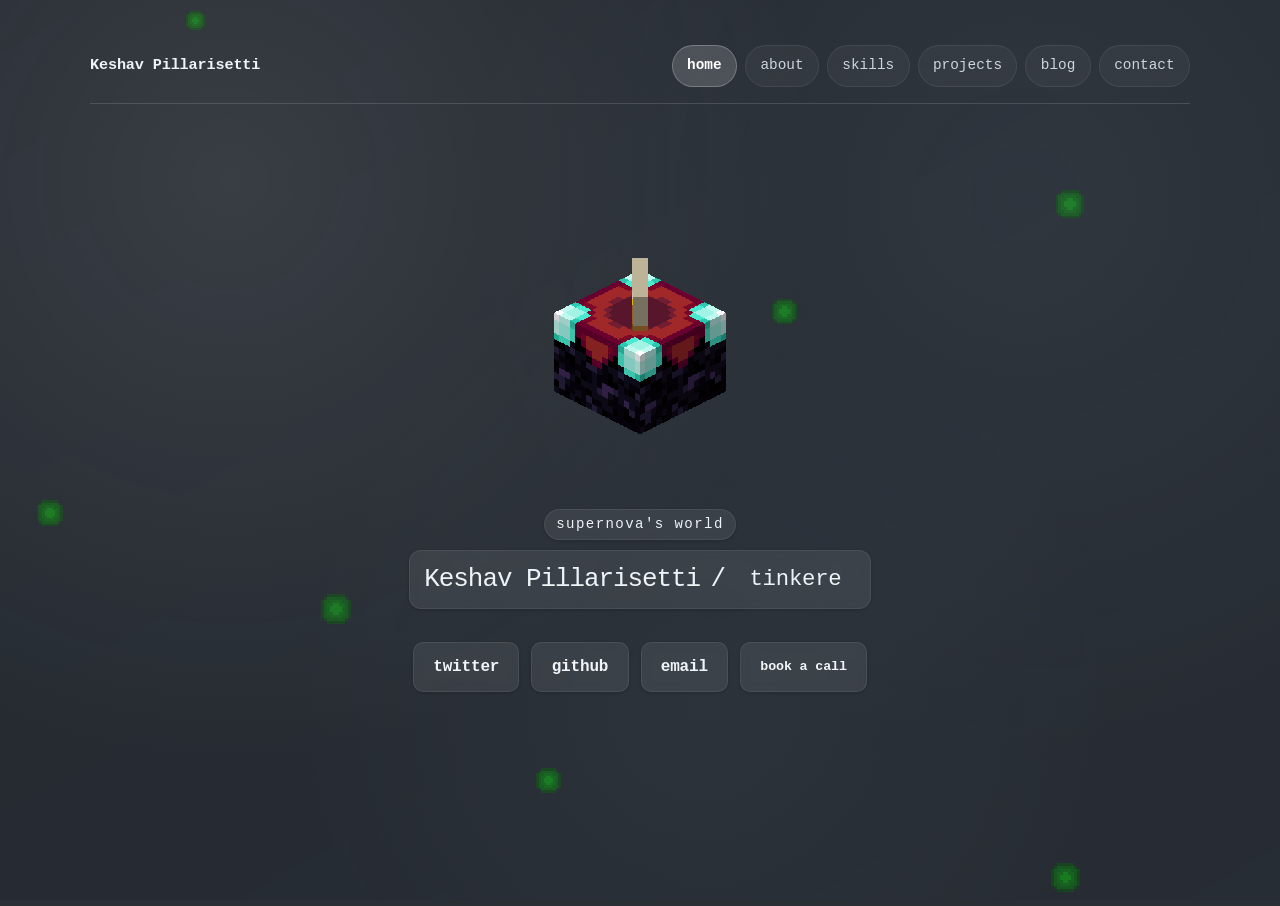
<file: index.html>
﻿<!DOCTYPE html>
<html lang="en" data-theme="dark">
<head>
  <meta charset="UTF-8">
  <meta name="viewport" content="width=device-width, initial-scale=1.0">
  <title>Keshav Pillarisetti</title>
  <meta name="description" content="Supernova's world - Keshav Pillarisetti, builder and developer." />
  <base href="./">
  <link rel="stylesheet" href="styles.css">
</head>
<body class="home">
  <div class="bg-canvas-wrap" aria-hidden="true">
    <canvas id="pixelCanvas"></canvas>
    <div class="bg-gradient"></div>
  </div>

  <div class="page-shell">
    <header class="topbar">
      <a class="top-name" href="./" aria-label="Keshav Pillarisetti home">Keshav Pillarisetti</a>
      <button
        class="nav-menu-toggle"
        id="navMenuToggle"
        type="button"
        aria-label="toggle navigation"
        aria-controls="topNavLinks"
        aria-expanded="false"
      >
        &#9776;
      </button>
      <nav class="nav-links" id="topNavLinks">
        <a href="./" aria-current="page">home</a>
        <a href="about/">about</a>
        <a href="skills/">skills</a>
        <a href="projects/">projects</a>
        <a href="blog/">blog</a>
        <a href="contact/">contact</a>
      </nav>
    </header>

    <main class="hero-full">
      <div class="hero-icosa" id="heroIcosa" aria-hidden="true"></div>
      <p class="eyebrow text-glass text-glass-eyebrow">supernova's world</p>
      <h1 class="hero-line text-glass text-glass-hero">
        <span class="hero-name">Keshav Pillarisetti</span>
        <span class="divider">/</span>
        <span id="typewriter"></span>
      </h1>

      <div class="cta-row">
        <a class="cta" href="https://x.com/_keshavp" target="_blank" rel="noreferrer">twitter</a>
        <a class="cta" href="https://github.com/CodingGenius0001" target="_blank" rel="noreferrer">github</a>
        <a class="cta" href="mailto:pkeshav.business@gmail.com">email</a>
        <button class="cta primary" id="bookCallBtn" type="button">book a call</button>
      </div>
    </main>
  </div>

  <div id="cal-modal" class="cal-modal" hidden>
    <div class="cal-modal-backdrop"></div>
    <div class="cal-modal-panel" role="dialog" aria-modal="true" aria-labelledby="cal-title">
      <div class="cal-modal-header">
        <h2 id="cal-title">Book a call</h2>
        <button class="cal-close" type="button" aria-label="Close scheduler">×</button>
      </div>
      <div id="cal-embed" aria-label="Schedule a 30 minute call"></div>
    </div>
  </div>

  <script src="script.js"></script>
</body>
</html>
</file>
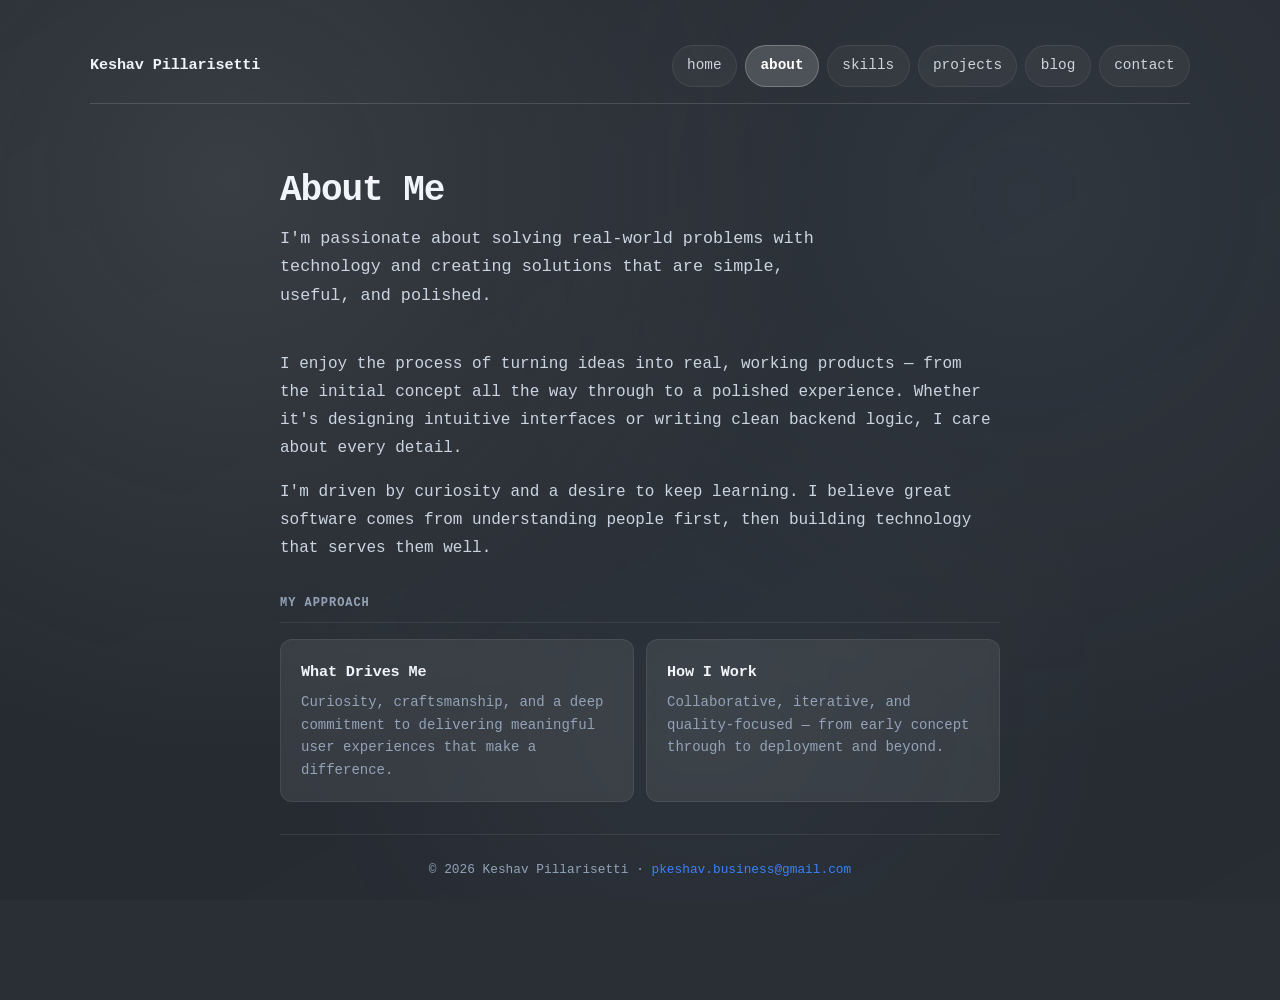
<file: about/index.html>
<!DOCTYPE html>
<html lang="en" data-theme="dark">
<head>
  <meta charset="UTF-8">
  <meta name="viewport" content="width=device-width, initial-scale=1.0">
  <title>About — Keshav Pillarisetti</title>
  <meta name="description" content="Learn about Keshav Pillarisetti — background, interests, and approach to building products.">
  <base href="../">
  <link rel="stylesheet" href="styles.css">
</head>
<body class="home inner-page">
  <div class="bg-canvas-wrap" aria-hidden="true">
    <canvas id="pixelCanvas"></canvas>
    <div class="bg-gradient"></div>
  </div>

  <div class="page-shell">
    <header class="topbar">
      <a class="top-name" href="./" aria-label="Keshav Pillarisetti home">Keshav Pillarisetti</a>
      <button class="nav-menu-toggle" id="navMenuToggle" type="button" aria-label="toggle navigation" aria-controls="topNavLinks" aria-expanded="false">&#9776;</button>
      <nav class="nav-links" id="topNavLinks">
        <a href="./">home</a>
        <a href="about/" aria-current="page">about</a>
        <a href="skills/">skills</a>
        <a href="projects/">projects</a>
        <a href="blog/">blog</a>
        <a href="contact/">contact</a>
      </nav>
    </header>

    <div class="inner-content">
      <main>
        <section class="hero fade-in">
          <h1 class="hero-heading">About Me</h1>
          <p class="hero-text">I'm passionate about solving real-world problems with technology and creating solutions that are simple, useful, and polished.</p>
        </section>

        <div class="about-content fade-in">
          <p>I enjoy the process of turning ideas into real, working products — from the initial concept all the way through to a polished experience. Whether it's designing intuitive interfaces or writing clean backend logic, I care about every detail.</p>
          <p>I'm driven by curiosity and a desire to keep learning. I believe great software comes from understanding people first, then building technology that serves them well.</p>
        </div>

        <p class="section-label fade-in">My Approach</p>

        <section class="grid" aria-label="Approach">
          <article class="card fade-in">
            <h3>What Drives Me</h3>
            <p>Curiosity, craftsmanship, and a deep commitment to delivering meaningful user experiences that make a difference.</p>
          </article>
          <article class="card fade-in">
            <h3>How I Work</h3>
            <p>Collaborative, iterative, and quality-focused — from early concept through to deployment and beyond.</p>
          </article>
        </section>
      </main>

      <footer class="fade-in">
        <p>&copy; 2026 Keshav Pillarisetti &middot; <a href="mailto:pkeshav.business@gmail.com">pkeshav.business@gmail.com</a></p>
      </footer>
    </div>
  </div>

  <script src="script.js"></script>
</body>
</html>
</file>
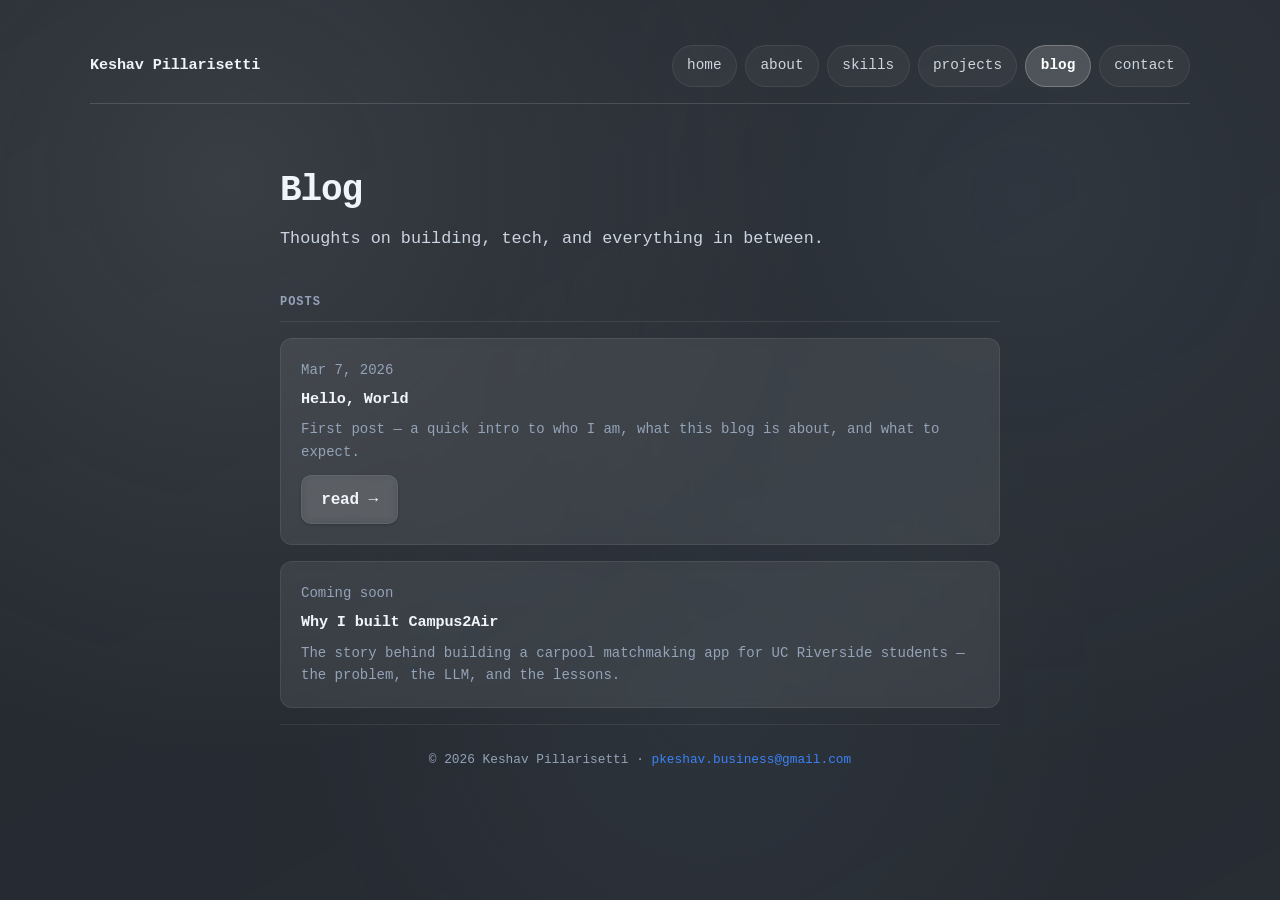
<file: blog/index.html>
<!DOCTYPE html>
<html lang="en" data-theme="dark">
<head>
  <meta charset="UTF-8">
  <meta name="viewport" content="width=device-width, initial-scale=1.0">
  <title>Blog — Keshav Pillarisetti</title>
  <meta name="description" content="Keshav Pillarisetti's blog — thoughts on building, tech, and everything in between.">
  <base href="../">
  <link rel="stylesheet" href="styles.css">
</head>
<body class="home inner-page">
  <div class="bg-canvas-wrap" aria-hidden="true">
    <canvas id="pixelCanvas"></canvas>
    <div class="bg-gradient"></div>
  </div>

  <div class="page-shell">
    <header class="topbar">
      <a class="top-name" href="./" aria-label="Keshav Pillarisetti home">Keshav Pillarisetti</a>
      <button class="nav-menu-toggle" id="navMenuToggle" type="button" aria-label="toggle navigation" aria-controls="topNavLinks" aria-expanded="false">&#9776;</button>
      <nav class="nav-links" id="topNavLinks">
        <a href="./">home</a>
        <a href="about/">about</a>
        <a href="skills/">skills</a>
        <a href="projects/">projects</a>
        <a href="blog/" aria-current="page">blog</a>
        <a href="contact/">contact</a>
      </nav>
    </header>

    <div class="inner-content">
    <main>
      <section class="hero fade-in">
        <h1 class="hero-heading">Blog</h1>
        <p class="hero-text">Thoughts on building, tech, and everything in between.</p>
      </section>

      <p class="section-label fade-in">Posts</p>

      <section aria-label="Blog posts">

        <article class="card fade-in" style="margin-bottom: 1rem;">
          <p class="post-meta">Mar 7, 2026</p>
          <h3><a href="blog/hello-world/" class="card-link">Hello, World</a></h3>
          <p>First post — a quick intro to who I am, what this blog is about, and what to expect.</p>
          <a href="blog/hello-world/" class="cta" style="margin-top: 0.75rem; display: inline-flex;">read &rarr;</a>
        </article>

        <article class="card fade-in" style="margin-bottom: 1rem;">
          <p class="post-meta">Coming soon</p>
          <h3>Why I built Campus2Air</h3>
          <p>The story behind building a carpool matchmaking app for UC Riverside students — the problem, the LLM, and the lessons.</p>
        </article>

      </section>
    </main>

    <footer class="fade-in">
      <p>&copy; 2026 Keshav Pillarisetti &middot; <a href="mailto:pkeshav.business@gmail.com">pkeshav.business@gmail.com</a></p>
    </footer>
    </div>
  </div>

  <script src="script.js"></script>
</body>
</html>
</file>
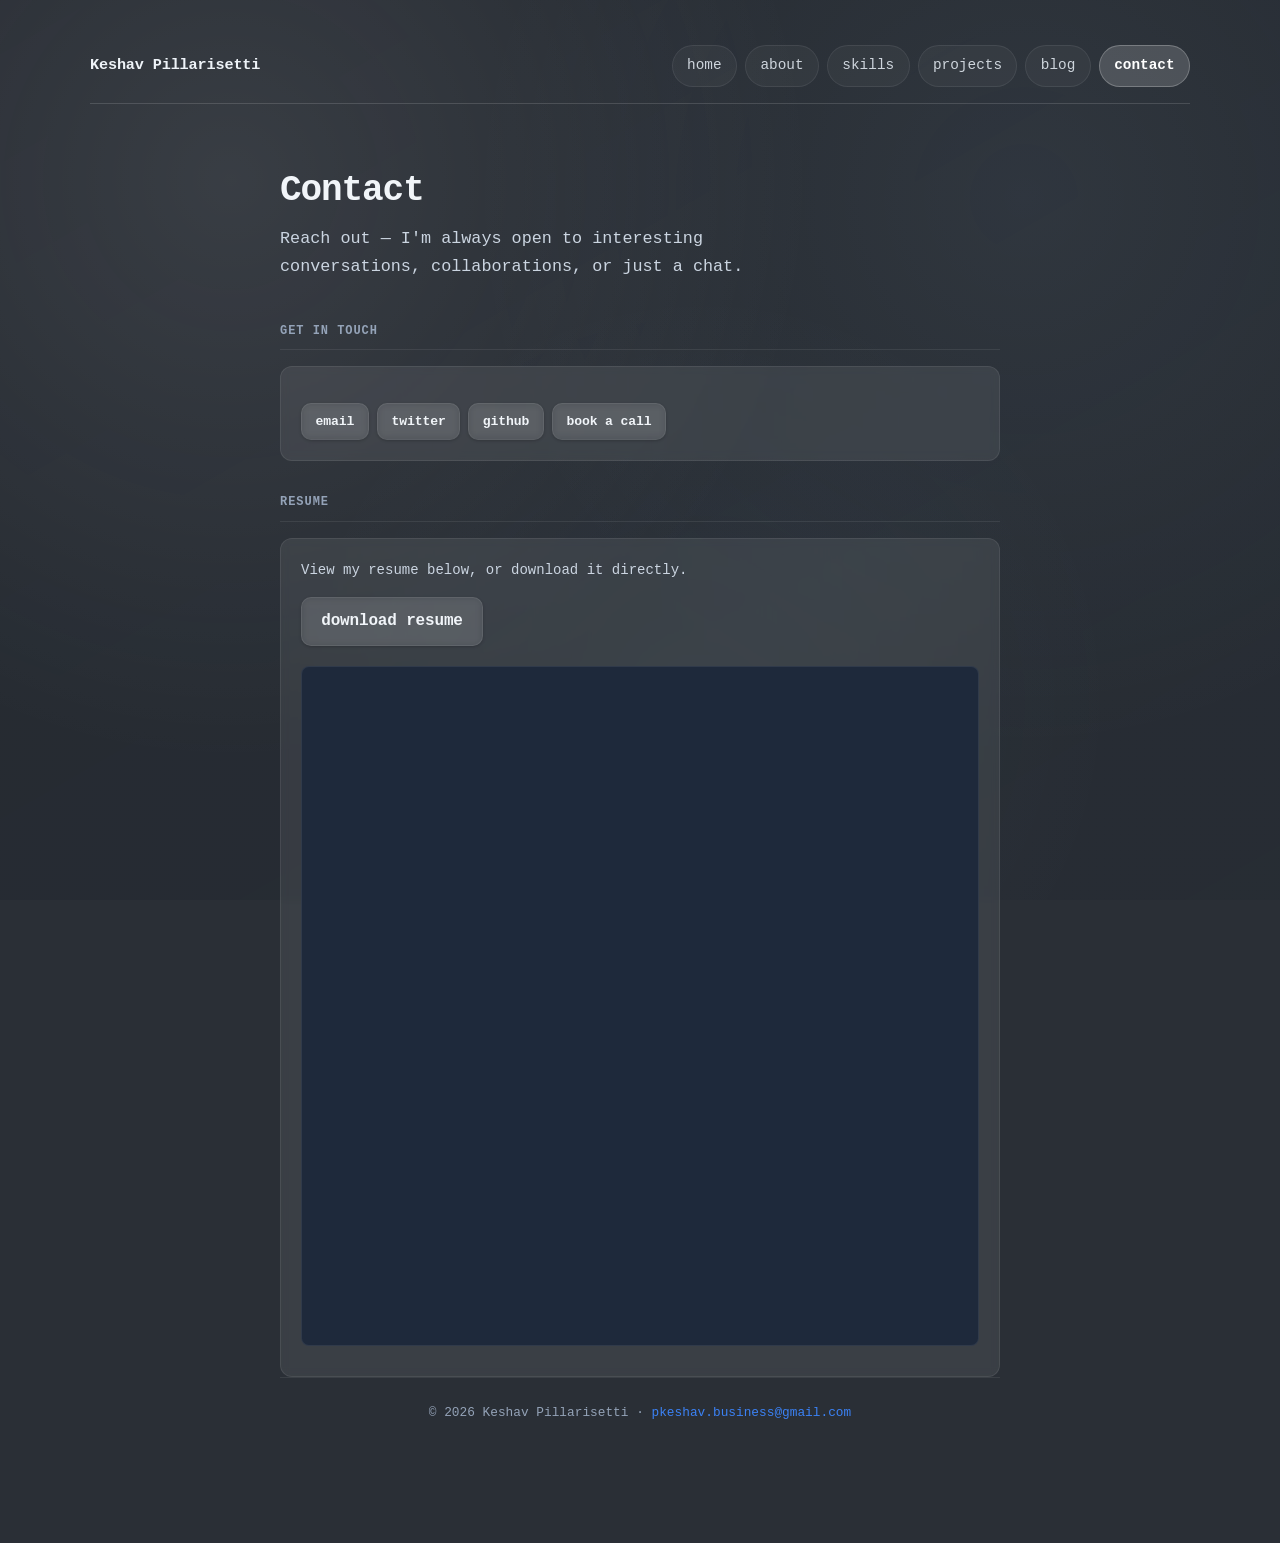
<file: contact/index.html>
<!DOCTYPE html>
<html lang="en" data-theme="dark">
<head>
  <meta charset="UTF-8">
  <meta name="viewport" content="width=device-width, initial-scale=1.0">
  <title>Contact — Keshav Pillarisetti</title>
  <meta name="description" content="Get in touch with Keshav Pillarisetti — email, Twitter, GitHub, or book a call.">
  <base href="../">
  <link rel="stylesheet" href="styles.css">
</head>
<body class="home inner-page">
  <div class="bg-canvas-wrap" aria-hidden="true">
    <canvas id="pixelCanvas"></canvas>
    <div class="bg-gradient"></div>
  </div>

  <div class="page-shell">
    <header class="topbar">
      <a class="top-name" href="./" aria-label="Keshav Pillarisetti home">Keshav Pillarisetti</a>
      <button class="nav-menu-toggle" id="navMenuToggle" type="button" aria-label="toggle navigation" aria-controls="topNavLinks" aria-expanded="false">&#9776;</button>
      <nav class="nav-links" id="topNavLinks">
        <a href="./">home</a>
        <a href="about/">about</a>
        <a href="skills/">skills</a>
        <a href="projects/">projects</a>
        <a href="blog/">blog</a>
        <a href="contact/" aria-current="page">contact</a>
      </nav>
    </header>

    <div class="inner-content">
    <main>
      <section class="hero fade-in">
        <h1 class="hero-heading">Contact</h1>
        <p class="hero-text">Reach out — I'm always open to interesting conversations, collaborations, or just a chat.</p>
      </section>

      <p class="section-label fade-in">Get in touch</p>

      <section class="card fade-in" style="margin-bottom: 2rem;">
        <div class="project-links">
          <a class="cta" href="mailto:pkeshav.business@gmail.com">email</a>
          <a class="cta" href="https://x.com/_keshavp" target="_blank" rel="noreferrer">twitter</a>
          <a class="cta" href="https://github.com/CodingGenius0001" target="_blank" rel="noreferrer">github</a>
          <a class="cta primary" href="contact/#book" id="bookCallBtn" type="button">book a call</a>
        </div>
      </section>

      <p class="section-label fade-in">Resume</p>

      <section class="card fade-in">
        <p style="margin-bottom: 1rem; color: var(--text-secondary);">View my resume below, or download it directly.</p>
        <a class="cta" href="src/Keshav%20Pillarisetti%20-%20Resume.pdf" download style="margin-bottom: 1.25rem; display: inline-flex;">download resume</a>
        <div class="resume-embed">
          <iframe
            src="src/Keshav%20Pillarisetti%20-%20Resume.pdf"
            title="Keshav Pillarisetti Resume"
            aria-label="Resume PDF viewer"
            loading="lazy"
          ></iframe>
        </div>
        <p class="resume-mobile-note">PDF preview isn't available on this device — use the download button above.</p>
      </section>
    </main>

    <footer class="fade-in">
      <p>&copy; 2026 Keshav Pillarisetti &middot; <a href="mailto:pkeshav.business@gmail.com">pkeshav.business@gmail.com</a></p>
    </footer>
    </div>
  </div>

  <script src="script.js"></script>
</body>
</html>
</file>
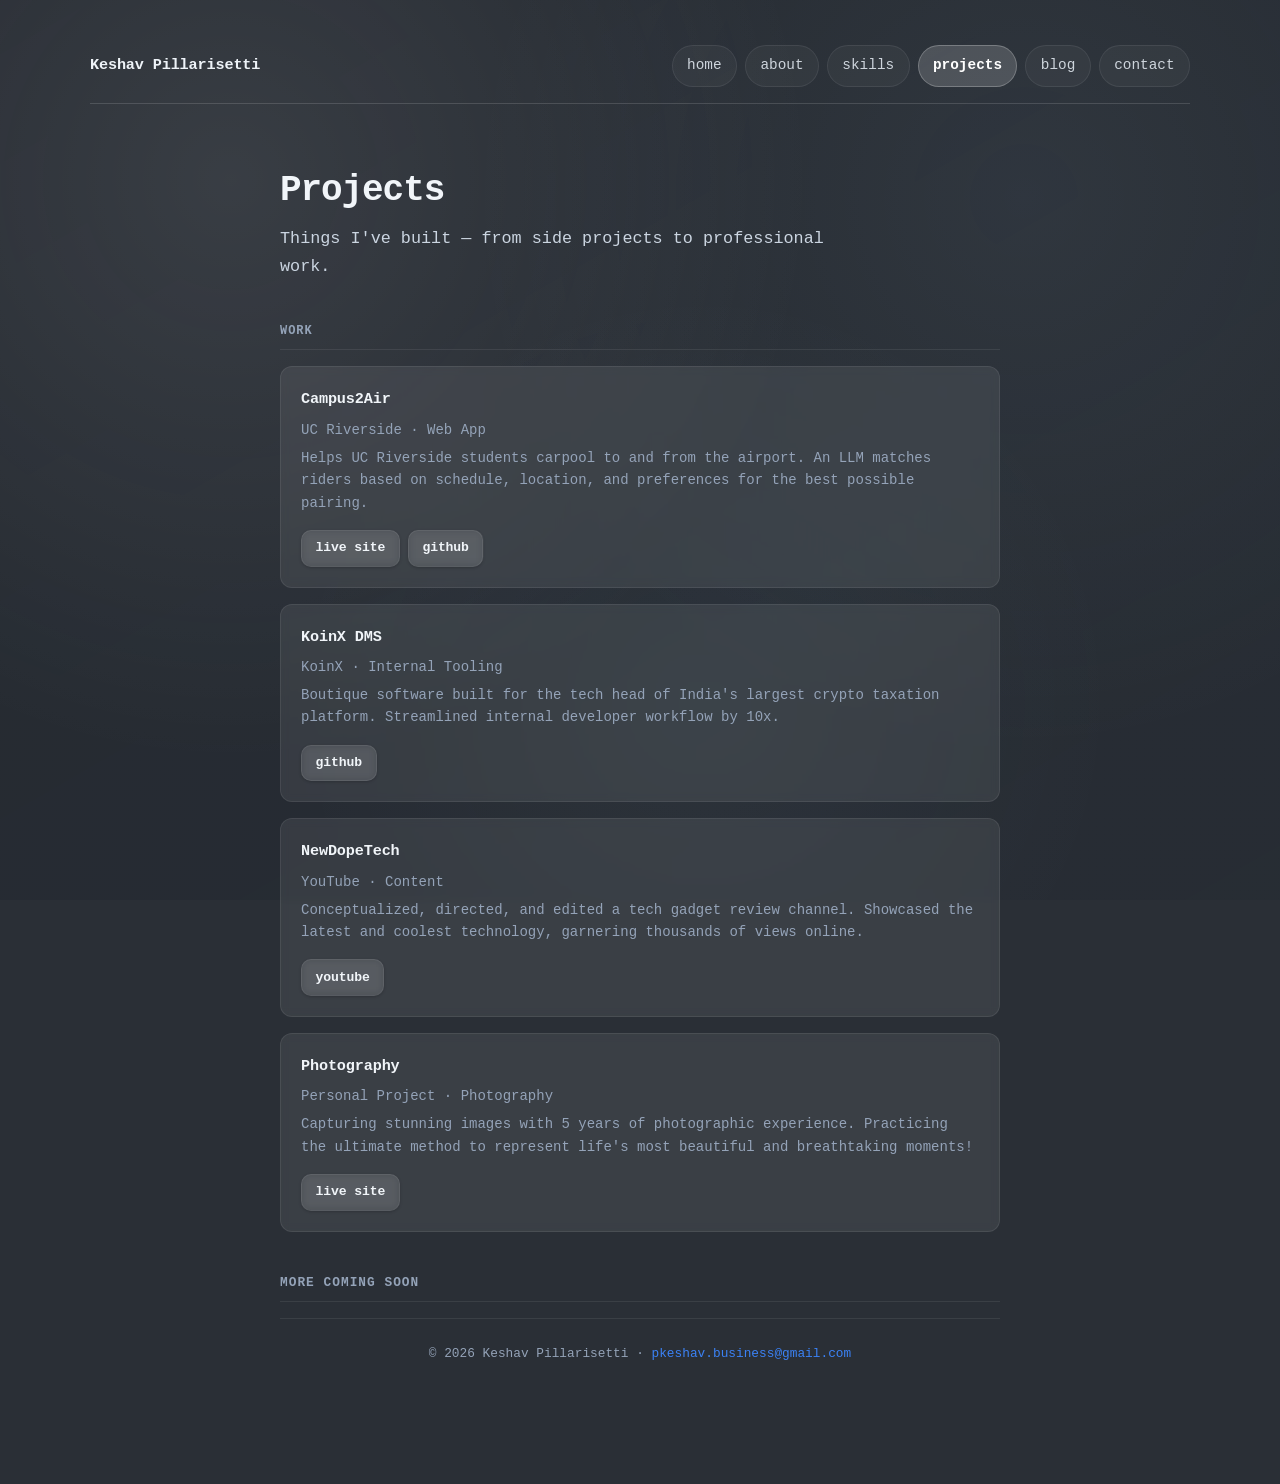
<file: projects/index.html>
<!DOCTYPE html>
<html lang="en" data-theme="dark">
<head>
  <meta charset="UTF-8">
  <meta name="viewport" content="width=device-width, initial-scale=1.0">
  <title>Projects — Keshav Pillarisetti</title>
  <meta name="description" content="Projects built by Keshav Pillarisetti — from carpool apps to internal developer tooling.">
  <base href="../">
  <link rel="stylesheet" href="styles.css">
</head>
<body class="home inner-page">
  <div class="bg-canvas-wrap" aria-hidden="true">
    <canvas id="pixelCanvas"></canvas>
    <div class="bg-gradient"></div>
  </div>

  <div class="page-shell">
    <header class="topbar">
      <a class="top-name" href="./" aria-label="Keshav Pillarisetti home">Keshav Pillarisetti</a>
      <button class="nav-menu-toggle" id="navMenuToggle" type="button" aria-label="toggle navigation" aria-controls="topNavLinks" aria-expanded="false">&#9776;</button>
      <nav class="nav-links" id="topNavLinks">
        <a href="./">home</a>
        <a href="about/">about</a>
        <a href="skills/">skills</a>
        <a href="projects/" aria-current="page">projects</a>
        <a href="blog/">blog</a>
        <a href="contact/">contact</a>
      </nav>
    </header>

    <div class="inner-content">
    <main>
      <section class="hero fade-in">
        <h1 class="hero-heading">Projects</h1>
        <p class="hero-text">Things I've built — from side projects to professional work.</p>
      </section>

      <p class="section-label fade-in">Work</p>

      <section class="grid projects-grid" aria-label="Projects">

        <article class="card fade-in">
          <h3>Campus2Air</h3>
          <p class="post-meta">UC Riverside &middot; Web App</p>
          <p>Helps UC Riverside students carpool to and from the airport. An LLM matches riders based on schedule, location, and preferences for the best possible pairing.</p>
          <div class="project-links">
            <a class="cta" href="https://campus2air.vercel.app" target="_blank" rel="noreferrer">live site</a>
            <a class="cta" href="https://github.com/CodingGenius0001/univs-carpool-matchmaking" target="_blank" rel="noreferrer">github</a>
          </div>
        </article>

        <article class="card fade-in">
          <h3>KoinX DMS</h3>
          <p class="post-meta">KoinX &middot; Internal Tooling</p>
          <p>Boutique software built for the tech head of India's largest crypto taxation platform. Streamlined internal developer workflow by 10x.</p>
          <div class="project-links">
            <a class="cta" href="https://github.com/CodingGenius0001/dms-online" target="_blank" rel="noreferrer">github</a>
          </div>
        </article>

        <article class="card fade-in">
          <h3>NewDopeTech</h3>
          <p class="post-meta">YouTube &middot; Content</p>
          <p>Conceptualized, directed, and edited a tech gadget review channel. Showcased the latest and coolest technology, garnering thousands of views online.</p>
          <div class="project-links">
            <a class="cta" href="https://www.youtube.com/@newdopetech" target="_blank" rel="noreferrer">youtube</a>
          </div>
        </article>

        <article class="card fade-in">
          <h3>Photography</h3>
          <p class="post-meta">Personal Project &middot; Photography</p>
          <p>Capturing stunning images with 5 years of photographic experience. Practicing the ultimate method to represent life's most beautiful and breathtaking moments!</p>
          <div class="project-links">
            <a class="cta" href="https://sites.google.com/view/keshavpillarisetti/home" target="_blank" rel="noreferrer">live site</a>
          </div>
        </article>

      </section>

      <p class="section-label fade-in" style="margin-top: 2.5rem; color: var(--muted); font-size: 0.8rem;">more coming soon</p>
    </main>

    <footer class="fade-in">
      <p>&copy; 2026 Keshav Pillarisetti &middot; <a href="mailto:pkeshav.business@gmail.com">pkeshav.business@gmail.com</a></p>
    </footer>
    </div>
  </div>

  <script src="script.js"></script>
</body>
</html>
</file>
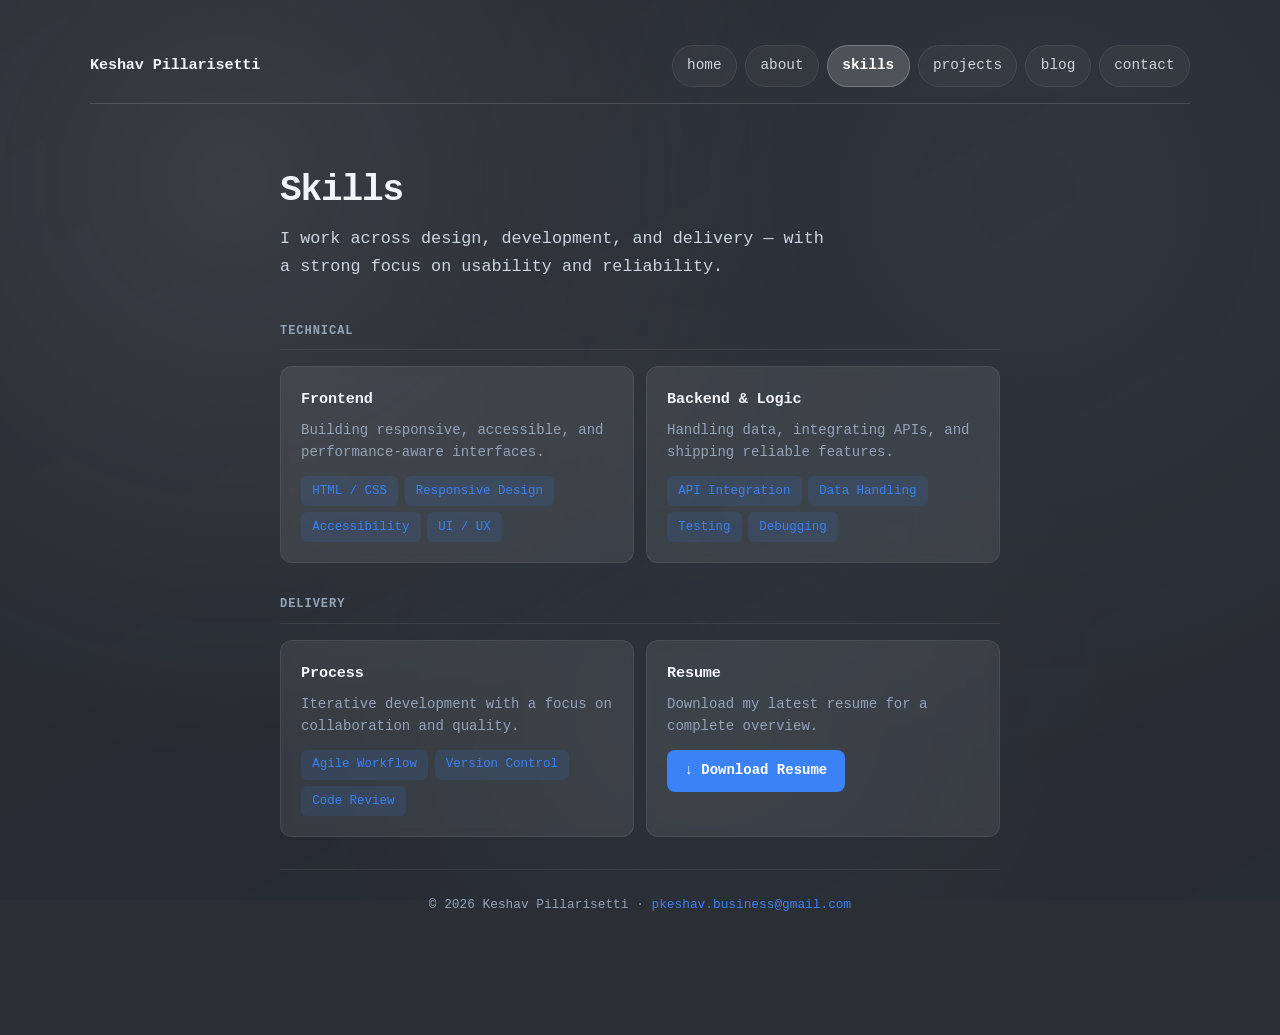
<file: skills/index.html>
<!DOCTYPE html>
<html lang="en" data-theme="dark">
<head>
  <meta charset="UTF-8">
  <meta name="viewport" content="width=device-width, initial-scale=1.0">
  <title>Skills — Keshav Pillarisetti</title>
  <meta name="description" content="Explore Keshav Pillarisetti's technical skills — frontend, backend, and project delivery.">
  <base href="../">
  <link rel="stylesheet" href="styles.css">
</head>
<body class="home inner-page">
  <div class="bg-canvas-wrap" aria-hidden="true">
    <canvas id="pixelCanvas"></canvas>
    <div class="bg-gradient"></div>
  </div>

  <div class="page-shell">
    <header class="topbar">
      <a class="top-name" href="./" aria-label="Keshav Pillarisetti home">Keshav Pillarisetti</a>
      <button class="nav-menu-toggle" id="navMenuToggle" type="button" aria-label="toggle navigation" aria-controls="topNavLinks" aria-expanded="false">&#9776;</button>
      <nav class="nav-links" id="topNavLinks">
        <a href="./">home</a>
        <a href="about/">about</a>
        <a href="skills/" aria-current="page">skills</a>
        <a href="projects/">projects</a>
        <a href="blog/">blog</a>
        <a href="contact/">contact</a>
      </nav>
    </header>

    <div class="inner-content">
      <main>
        <section class="hero fade-in">
          <h1 class="hero-heading">Skills</h1>
          <p class="hero-text">I work across design, development, and delivery — with a strong focus on usability and reliability.</p>
        </section>

        <p class="section-label fade-in">Technical</p>

        <section class="grid" aria-label="Technical skills">
          <article class="card fade-in">
            <h3>Frontend</h3>
            <p>Building responsive, accessible, and performance-aware interfaces.</p>
            <div class="skill-tag-group">
              <span class="skill-tag">HTML / CSS</span>
              <span class="skill-tag">Responsive Design</span>
              <span class="skill-tag">Accessibility</span>
              <span class="skill-tag">UI / UX</span>
            </div>
          </article>
          <article class="card fade-in">
            <h3>Backend &amp; Logic</h3>
            <p>Handling data, integrating APIs, and shipping reliable features.</p>
            <div class="skill-tag-group">
              <span class="skill-tag">API Integration</span>
              <span class="skill-tag">Data Handling</span>
              <span class="skill-tag">Testing</span>
              <span class="skill-tag">Debugging</span>
            </div>
          </article>
        </section>

        <p class="section-label fade-in">Delivery</p>

        <section class="grid" aria-label="Delivery skills">
          <article class="card fade-in">
            <h3>Process</h3>
            <p>Iterative development with a focus on collaboration and quality.</p>
            <div class="skill-tag-group">
              <span class="skill-tag">Agile Workflow</span>
              <span class="skill-tag">Version Control</span>
              <span class="skill-tag">Code Review</span>
            </div>
          </article>
          <article class="card fade-in">
            <h3>Resume</h3>
            <p>Download my latest resume for a complete overview.</p>
            <a class="resume-link" href="src/Keshav%20Pillarisetti%20-%20Resume.pdf" download>
              <span class="resume-icon" aria-hidden="true">↓</span>
              <span>Download Resume</span>
            </a>
          </article>
        </section>
      </main>

      <footer class="fade-in">
        <p>&copy; 2026 Keshav Pillarisetti &middot; <a href="mailto:pkeshav.business@gmail.com">pkeshav.business@gmail.com</a></p>
      </footer>
    </div>
  </div>

  <script src="script.js"></script>
</body>
</html>
</file>
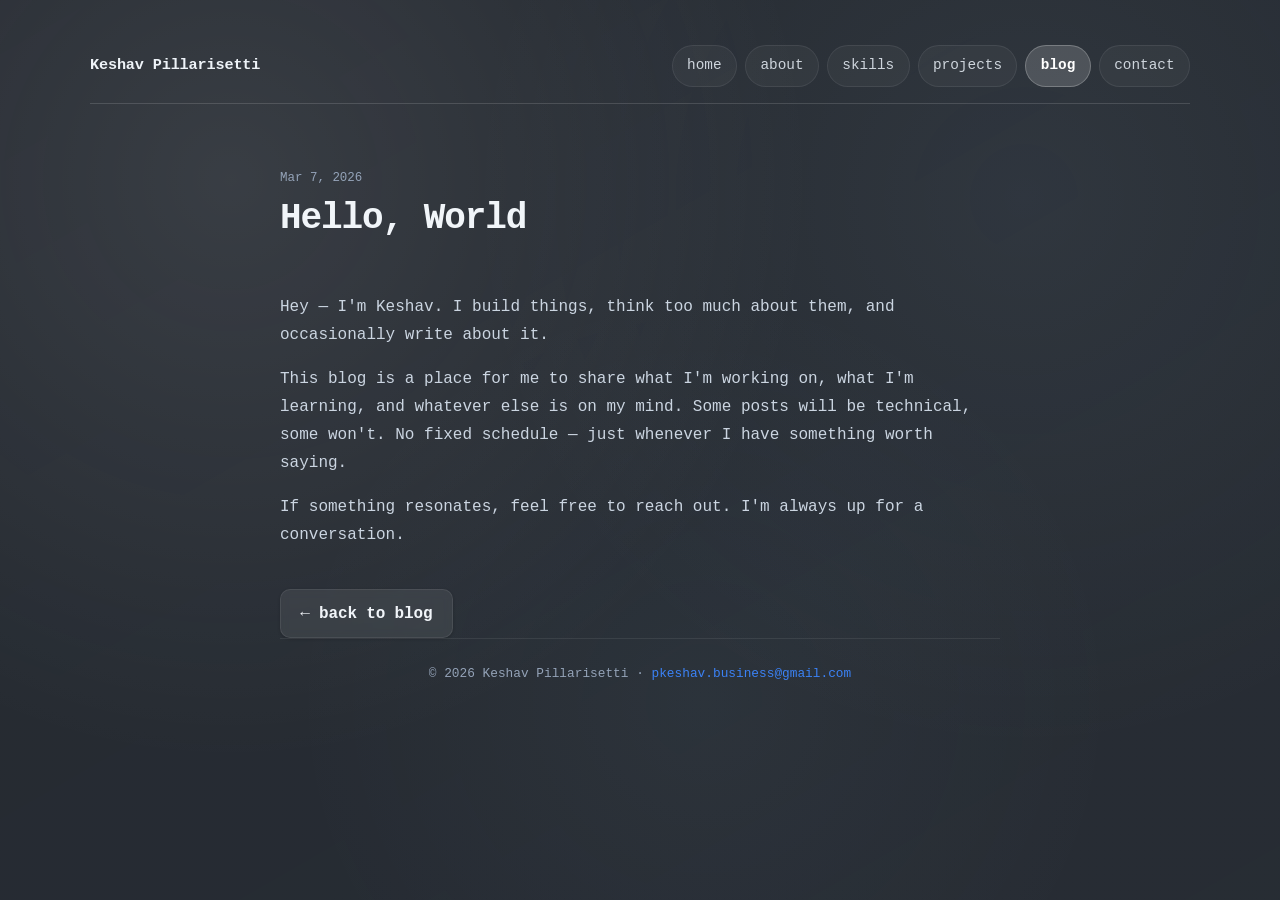
<file: blog/hello-world/index.html>
<!DOCTYPE html>
<html lang="en" data-theme="dark">
<head>
  <meta charset="UTF-8">
  <meta name="viewport" content="width=device-width, initial-scale=1.0">
  <title>Hello, World — Keshav Pillarisetti</title>
  <meta name="description" content="First post — a quick intro to who I am, what this blog is about, and what to expect.">
  <base href="../../">
  <link rel="stylesheet" href="styles.css">
</head>
<body class="home inner-page">
  <div class="bg-canvas-wrap" aria-hidden="true">
    <canvas id="pixelCanvas"></canvas>
    <div class="bg-gradient"></div>
  </div>

  <div class="page-shell">
    <header class="topbar">
      <a class="top-name" href="./" aria-label="Keshav Pillarisetti home">Keshav Pillarisetti</a>
      <button class="nav-menu-toggle" id="navMenuToggle" type="button" aria-label="toggle navigation" aria-controls="topNavLinks" aria-expanded="false">&#9776;</button>
      <nav class="nav-links" id="topNavLinks">
        <a href="./">home</a>
        <a href="about/">about</a>
        <a href="skills/">skills</a>
        <a href="projects/">projects</a>
        <a href="blog/" aria-current="page">blog</a>
        <a href="contact/">contact</a>
      </nav>
    </header>

    <div class="inner-content">
    <main>
      <section class="hero fade-in">
        <p class="post-meta" style="margin-bottom: 0.5rem;">Mar 7, 2026</p>
        <h1 class="hero-heading">Hello, World</h1>
      </section>

      <div class="about-content fade-in">
        <p>Hey — I'm Keshav. I build things, think too much about them, and occasionally write about it.</p>
        <p>This blog is a place for me to share what I'm working on, what I'm learning, and whatever else is on my mind. Some posts will be technical, some won't. No fixed schedule — just whenever I have something worth saying.</p>
        <p>If something resonates, feel free to reach out. I'm always up for a conversation.</p>
      </div>

      <div class="fade-in" style="margin-top: 2.5rem;">
        <a href="blog/" class="cta">&larr; back to blog</a>
      </div>
    </main>

    <footer class="fade-in">
      <p>&copy; 2026 Keshav Pillarisetti &middot; <a href="mailto:pkeshav.business@gmail.com">pkeshav.business@gmail.com</a></p>
    </footer>
    </div>
  </div>

  <script src="script.js"></script>
</body>
</html>
</file>
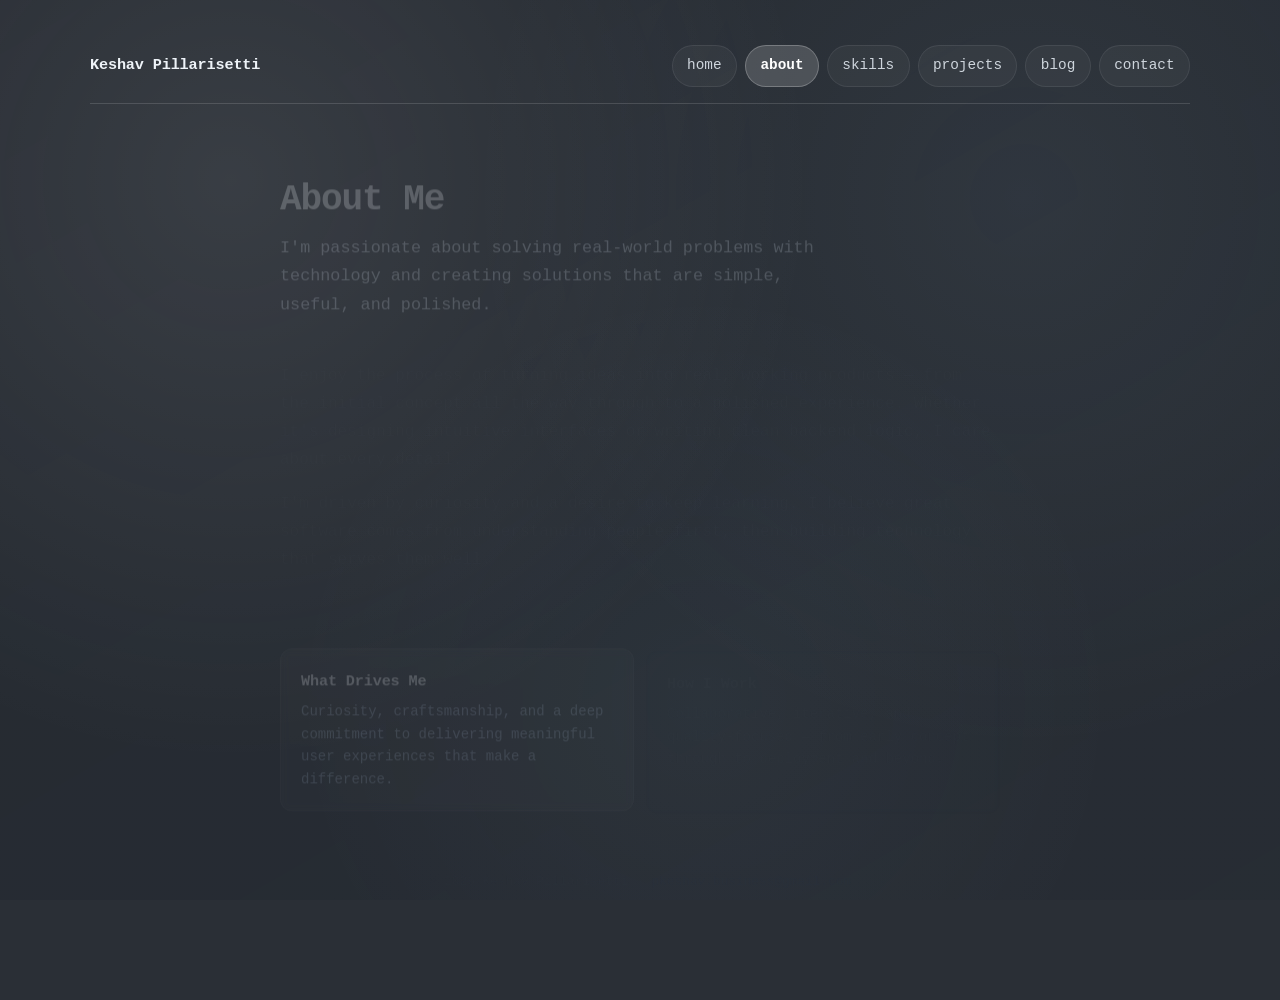
<file: about.html>
<!DOCTYPE html>
<html lang="en">
<head>
  <meta charset="UTF-8">
  <meta http-equiv="refresh" content="0; url=/about/">
  <link rel="canonical" href="/about/">
  <title>Redirecting…</title>
</head>
<body>
  <p>Redirecting to <a href="/about/">/about/</a>…</p>
</body>
</html>
</file>
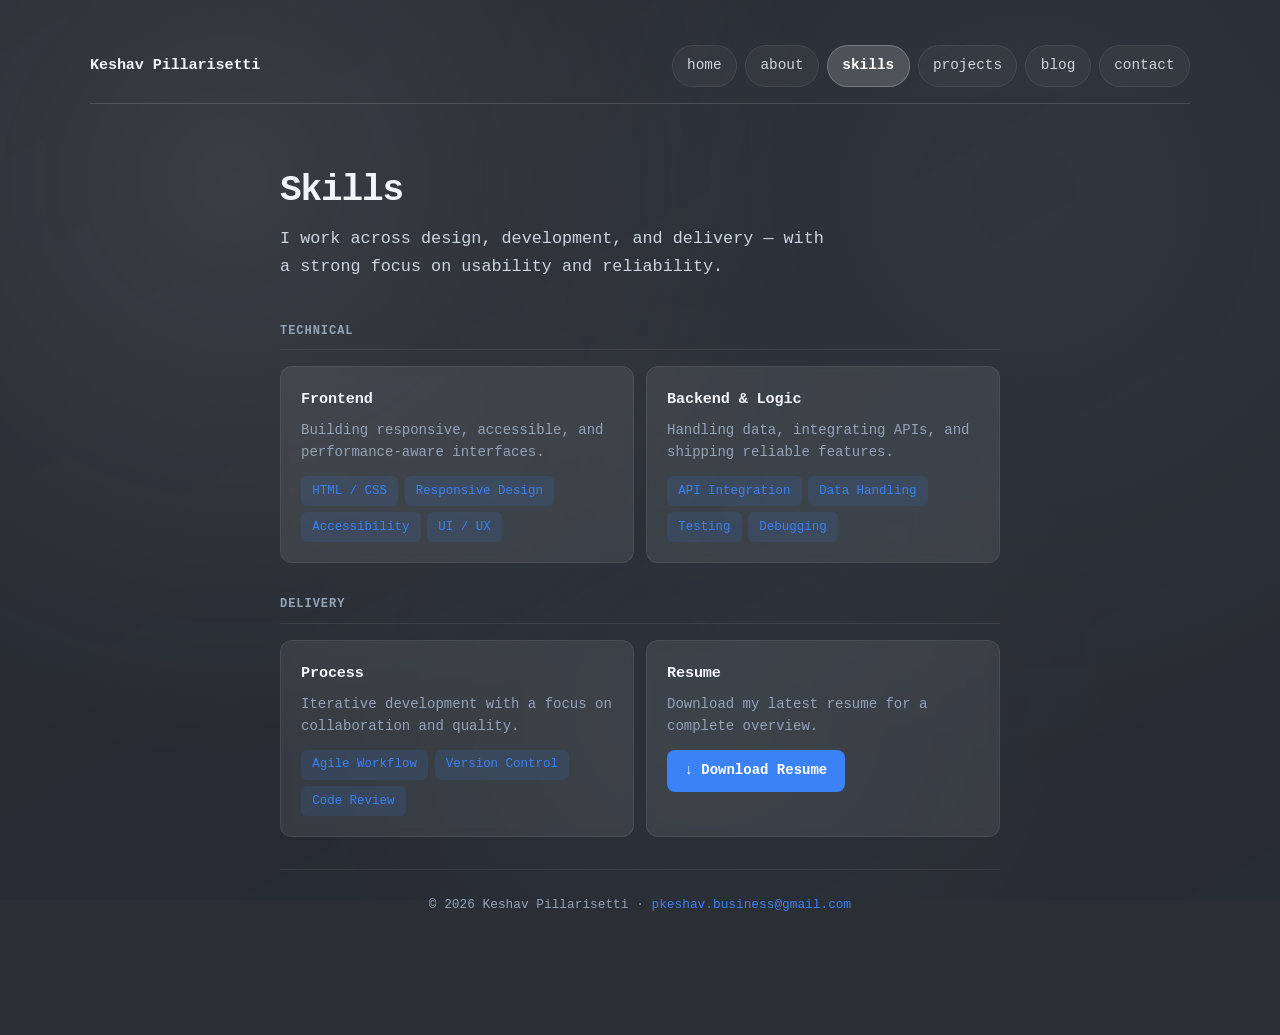
<file: skills.html>
<!DOCTYPE html>
<html lang="en">
<head>
  <meta charset="UTF-8">
  <meta http-equiv="refresh" content="0; url=/skills/">
  <link rel="canonical" href="/skills/">
  <title>Redirecting…</title>
</head>
<body>
  <p>Redirecting to <a href="/skills/">/skills/</a>…</p>
</body>
</html>
</file>
<file: styles.css>
/* ===== VARIABLES ===== */
:root {
  --bg: #fafbfe;
  --bg-alt: #ffffff;
  --surface: #ffffff;
  --text: #1a1a2e;
  --text-secondary: #555770;
  --muted: #6b7280;
  --primary: #2563eb;
  --primary-light: #3b82f6;
  --primary-subtle: rgba(37, 99, 235, 0.08);
  --accent: #1d4ed8;
  --border: rgba(0, 0, 0, 0.08);
  --border-hover: rgba(37, 99, 235, 0.3);
  --shadow-sm: 0 1px 3px rgba(0, 0, 0, 0.06);
  --shadow-md: 0 4px 16px rgba(0, 0, 0, 0.06);
  --shadow-lg: 0 8px 32px rgba(0, 0, 0, 0.08);
  --radius: 12px;
  --radius-lg: 20px;
  --transition: 0.2s ease;
  --home-bg: #d6e0eb;
  --home-text: #1f2a36;
  --home-nav: rgba(31, 42, 54, 0.84);
  --home-nav-hover-text: #111a24;
  --home-nav-hover-bg: rgba(31, 42, 54, 0.11);
  --home-nav-active-bg: rgba(31, 42, 54, 0.16);
  --home-nav-border: rgba(31, 42, 54, 0.16);
  --home-nav-active-border: rgba(31, 42, 54, 0.26);
  --home-top-border: rgba(31, 42, 54, 0.24);
  --home-grad-1: rgba(255, 255, 255, 0.46);
  --home-grad-2: rgba(181, 209, 233, 0.27);
  --home-grad-3: rgba(152, 184, 212, 0.2);
  --home-grad-4a: rgba(185, 204, 224, 0.26);
  --home-grad-4b: rgba(165, 188, 212, 0.22);
}

[data-theme="dark"] {
  --bg: #0f172a;
  --bg-alt: #1e293b;
  --surface: #1e293b;
  --text: #f1f5f9;
  --text-secondary: #cbd5e1;
  --muted: #94a3b8;
  --primary: #3b82f6;
  --primary-light: #60a5fa;
  --primary-subtle: rgba(59, 130, 246, 0.12);
  --accent: #93bbfd;
  --border: rgba(255, 255, 255, 0.08);
  --border-hover: rgba(59, 130, 246, 0.4);
  --shadow-sm: 0 1px 3px rgba(0, 0, 0, 0.2);
  --shadow-md: 0 4px 16px rgba(0, 0, 0, 0.2);
  --shadow-lg: 0 8px 32px rgba(0, 0, 0, 0.3);
  --home-bg: #2a2f36;
  --home-text: #eef3f8;
  --home-nav: rgba(236, 243, 250, 0.84);
  --home-nav-hover-text: #ffffff;
  --home-nav-hover-bg: rgba(255, 255, 255, 0.12);
  --home-nav-active-bg: rgba(255, 255, 255, 0.16);
  --home-nav-border: rgba(255, 255, 255, 0.08);
  --home-nav-active-border: rgba(255, 255, 255, 0.24);
  --home-top-border: rgba(255, 255, 255, 0.14);
  --home-grad-1: rgba(255, 255, 255, 0.09);
  --home-grad-2: rgba(200, 230, 255, 0.06);
  --home-grad-3: rgba(180, 220, 255, 0.04);
  --home-grad-4a: rgba(30, 35, 42, 0.4);
  --home-grad-4b: rgba(35, 41, 49, 0.34);
}

/* ===== RESET ===== */
*, *::before, *::after { box-sizing: border-box; margin: 0; padding: 0; }

html { scroll-behavior: smooth; }

html,
body {
  cursor: auto;
}

a,
button,
[role="button"],
input[type="button"],
input[type="submit"],
input[type="reset"],
summary,
.hero-icosa,
.cta,
.theme-fab {
  cursor: pointer;
}

body {
  font-family: ui-monospace, "SFMono-Regular", "Cascadia Mono", "Cascadia Code", Consolas, "Liberation Mono", Menlo, Monaco, monospace;
  color: var(--text);
  background: var(--bg);
  min-height: 100vh;
  line-height: 1.65;
  -webkit-font-smoothing: antialiased;
  -moz-osx-font-smoothing: grayscale;
  transition: background var(--transition), color var(--transition);
}

button,
input,
textarea,
select {
  font-family: inherit;
}

body.modal-open {
  overflow: hidden;
}

/* ===== HOME LAYOUT ===== */
.home {
  background: var(--home-bg);
  overflow: hidden;
  color: var(--home-text);
}

body.inner-page {
  overflow: auto;
}

body.inner-page #pixelCanvas {
  display: none;
}


.inner-content {
  width: min(720px, 92%);
  margin: 0 auto;
  padding-bottom: 3rem;
}

.home .eyebrow,
.home .hero-line,
.home #typewriter,
.home .divider {
  color: var(--home-text);
}

.home .nav-links a {
  color: var(--home-nav);
  border-color: var(--home-nav-border);
}

.home .nav-links a:hover {
  color: var(--home-nav-hover-text);
  background: var(--home-nav-hover-bg);
}

.home .nav-links a[aria-current="page"] {
  color: var(--home-nav-hover-text);
  background: var(--home-nav-active-bg);
  border-color: var(--home-nav-active-border);
}

.bg-canvas-wrap {
  position: fixed;
  inset: 0;
  z-index: 0;
}

#pixelCanvas,
.bg-gradient {
  position: absolute;
  inset: 0;
}

#pixelCanvas {
  width: 100%;
  height: 100%;
  display: block;
  opacity: 0;
  transition: opacity 0.35s ease;
  will-change: opacity;
}

body.effects-ready #pixelCanvas {
  opacity: 1;
}

.bg-gradient {
  background: radial-gradient(circle at 18% 20%, var(--home-grad-1), transparent 46%),
              radial-gradient(circle at 80% 22%, var(--home-grad-2), transparent 45%),
              radial-gradient(circle at 55% 78%, var(--home-grad-3), transparent 42%),
              linear-gradient(150deg, var(--home-grad-4a), var(--home-grad-4b));
  pointer-events: none;
}

.page-shell {
  position: relative;
  z-index: 1;
  width: min(1100px, 92%);
  margin: 0 auto;
  padding: 2rem 0 3rem;
  min-height: 100svh;
  display: flex;
  flex-direction: column;
  justify-content: flex-start;
}

.topbar {
  display: flex;
  justify-content: space-between;
  align-items: center;
  padding: 0.8rem 0 1rem;
  margin-bottom: 1.5rem;
  border-bottom: 1px solid var(--home-top-border);
}

.top-name {
  color: var(--home-text);
  text-decoration: none;
  font-size: 0.95rem;
  font-weight: 700;
  letter-spacing: -0.01em;
}

.nav-menu-toggle {
  display: none;
  align-items: center;
  justify-content: center;
  width: 38px;
  height: 38px;
  padding: 0;
  border-radius: 10px;
  border: 1px solid var(--border);
  background: rgba(255, 255, 255, 0.08);
  backdrop-filter: blur(4px);
  -webkit-backdrop-filter: blur(4px);
  color: var(--text);
  font-size: 1.08rem;
  line-height: 1;
  font-weight: 600;
  letter-spacing: 0;
  cursor: pointer;
  transition: border-color var(--transition), background var(--transition), color var(--transition), transform var(--transition);
}

.nav-menu-toggle:hover {
  border-color: var(--home-nav-active-border);
  background: var(--home-nav-hover-bg);
  color: var(--home-nav-hover-text);
  transform: translateY(-1px);
}

.topbar.menu-open .nav-menu-toggle {
  border-color: var(--home-nav-active-border);
  background: var(--home-nav-active-bg);
  color: var(--home-nav-hover-text);
}

.nav-links {
  display: flex;
  align-items: center;
  gap: 0.5rem;
}

.nav-links a {
  text-decoration: none;
  color: var(--text-secondary);
  padding: 0.5rem 0.9rem;
  min-height: 40px;
  border-radius: 999px;
  border: 1px solid transparent;
  background: rgba(255, 255, 255, 0.04);
  transition: color var(--transition), border-color var(--transition), background var(--transition), transform var(--transition);
}

.nav-links a[aria-current="page"] {
  color: var(--primary);
  border-color: var(--border-hover);
  background: var(--primary-subtle);
}

.nav-links a:hover {
  color: var(--text);
  border-color: var(--border-hover);
  transform: translateY(-1px);
}

.hero-full {
  flex: 1 1 auto;
  min-height: clamp(420px, calc(100svh - 170px), 760px);
  padding: clamp(1.1rem, 4vh, 2.5rem) 0;
  text-align: center;
  display: flex;
  flex-direction: column;
  align-items: center;
  justify-content: center;
  gap: 0.6rem;
}

.hero-icosa {
  position: relative;
  width: clamp(128px, 17vw, 192px);
  height: clamp(128px, 17vw, 192px);
  display: grid;
  place-items: center;
  overflow: visible;
  touch-action: none;
  cursor: auto;
  margin-top: -3.15rem;
  margin-bottom: 4rem;
  background: center / contain no-repeat url("src/enchanting_table_poster.png");
}

.hero-icosa canvas {
  position: absolute;
  left: 50%;
  top: 50%;
  width: 164%;
  height: 164%;
  transform: translate(-50%, -50%);
  image-rendering: pixelated;
  image-rendering: crisp-edges;
  filter: drop-shadow(0 16px 18px rgba(0, 0, 0, 0.35));
  pointer-events: none;
}


.hero-icosa:hover canvas {
  filter: drop-shadow(0 16px 18px rgba(0, 0, 0, 0.35));
}

.hero-icosa::after {
  content: "";
  position: absolute;
  inset: 8%;
  border-radius: 10px;
  border: 2px solid rgba(255, 236, 190, 0.3);
  opacity: 0;
  transform: scale(0.6);
  pointer-events: none;
}

.hero-icosa.rippling::after {
  animation: rippleGlow 0.7s ease-out;
}

.hero-icosa.pulse {
  animation: icosaPulse 0.65s ease;
}

.eyebrow {
  text-transform: none;
  letter-spacing: 0.1em;
  font-size: 0.88rem;
  color: var(--muted);
}

.text-glass {
  border: 1px solid var(--border);
  background: rgba(255, 255, 255, 0.08);
  backdrop-filter: blur(4px);
  -webkit-backdrop-filter: blur(4px);
  box-shadow: var(--shadow-sm);
}

.text-glass-eyebrow {
  display: inline-block;
  padding: 0.2rem 0.7rem;
  border-radius: 999px;
}

.hero-line {
  display: inline-flex;
  align-items: center;
  gap: 0.65rem;
  flex-wrap: wrap;
  justify-content: center;
  font-size: clamp(1.02rem, 2.8vw, 1.62rem);
  font-weight: 500;
  letter-spacing: -0.04em;
  color: var(--text);
  text-shadow: none;
}

.text-glass-hero {
  padding: 0.44rem 0.92rem;
  border-radius: 12px;
  max-width: min(96vw, 860px);
}

.hero-name {
  white-space: nowrap;
}

.type-line {
  font-size: clamp(0.9rem, 2.4vw, 1.2rem);
  color: var(--text-secondary);
  display: flex;
  align-items: center;
  gap: 0.5rem;
  min-height: 2.2rem;
}

.divider {
  color: var(--primary);
  font-weight: 400;
}

#typewriter {
  min-width: 9ch;
  font-weight: 500;
  color: var(--text);
  letter-spacing: -0.01em;
  font-size: 0.86em;
}

.cta-row {
  margin-top: 1.5rem;
  display: flex;
  flex-wrap: wrap;
  gap: 0.75rem;
  justify-content: center;
}

.project-links {
  display: flex;
  flex-wrap: wrap;
  gap: 0.5rem;
  margin-top: 1rem;
}

.project-links .cta {
  font-size: 0.82rem;
  padding: 0.4rem 0.85rem;
  min-height: 36px;
}

.post-meta {
  font-size: 0.78rem;
  color: var(--muted);
  margin-bottom: 0.35rem;
}

.resume-embed iframe {
  width: 100%;
  height: 680px;
  border: 1px solid var(--border);
  border-radius: 8px;
  background: var(--surface);
}

.resume-mobile-note {
  display: none;
  font-size: 0.85rem;
  color: var(--muted);
  margin-top: 0.75rem;
}

@media (max-width: 640px) {
  .resume-embed {
    display: none;
  }

  .resume-mobile-note {
    display: block;
  }
}

.cta {
  display: inline-flex;
  align-items: center;
  justify-content: center;
  padding: 0.65rem 1.2rem;
  min-height: 44px;
  border-radius: 10px;
  border: 1px solid var(--border);
  background: rgba(255, 255, 255, 0.08);
  color: var(--text);
  text-decoration: none;
  font-weight: 600;
  letter-spacing: -0.01em;
  backdrop-filter: blur(4px);
  box-shadow: var(--shadow-sm);
  transition: transform var(--transition), box-shadow var(--transition), border-color var(--transition), background var(--transition);
}

.cta:hover {
  transform: translateY(-2px);
  box-shadow: var(--shadow-md);
  border-color: var(--border-hover);
  background: rgba(255, 255, 255, 0.16);
}

.cta.primary {
  background: rgba(255, 255, 255, 0.08);
  color: var(--text);
  border-color: var(--border);
  box-shadow: var(--shadow-sm);
}

.cta.primary:hover {
  transform: translateY(-2px);
  box-shadow: var(--shadow-md);
  border-color: var(--border-hover);
  background: rgba(255, 255, 255, 0.16);
}

.cal-modal[hidden] { display: none; }

.cal-modal {
  position: fixed;
  inset: 0;
  z-index: 20;
  display: grid;
  place-items: center;
  overflow-y: auto;
  overscroll-behavior: contain;
  opacity: 0;
  pointer-events: none;
  transition: opacity 0.25s ease;
}

.cal-modal-backdrop {
  position: absolute;
  inset: 0;
  background: rgba(0, 6, 20, 0.55);
  backdrop-filter: blur(6px);
}

.cal-modal-panel {
  position: relative;
  width: min(960px, 94vw);
  max-height: 90vh;
  background: rgba(255, 255, 255, 0.14);
  border: 1px solid var(--border);
  border-radius: 16px;
  padding: 1.25rem;
  box-shadow: var(--shadow-lg);
  overflow-x: hidden;
  overflow-y: auto;
  -webkit-overflow-scrolling: touch;
  display: flex;
  flex-direction: column;
  gap: 0.75rem;
  animation: fadeUp 0.32s ease forwards;
}

.cal-modal.open {
  opacity: 1;
  pointer-events: auto;
}

[data-theme="dark"] .cal-modal-panel {
  background: rgba(15, 23, 42, 0.7);
}

.cal-modal-header {
  display: flex;
  align-items: center;
  justify-content: space-between;
  gap: 0.5rem;
}

.cal-modal h2 {
  margin: 0;
  font-size: 1.15rem;
  color: var(--text);
}

.cal-close {
  border: 1px solid var(--border);
  background: var(--surface);
  color: var(--text);
  width: 40px;
  height: 40px;
  border-radius: 50%;
  font-size: 1.42rem;
  line-height: 1;
  display: inline-flex;
  align-items: center;
  justify-content: center;
  cursor: pointer;
  transition: transform var(--transition), box-shadow var(--transition), border-color var(--transition);
  box-shadow: var(--shadow-sm);
}

.cal-close:hover {
  transform: translateY(-2px);
  border-color: var(--border-hover);
}

#cal-embed {
  min-height: 620px;
  border-radius: 12px;
  overflow: visible;
  flex: 1 0 auto;
}

#cal-embed iframe {
  width: 100%;
  min-height: inherit;
  border: 0;
}

.cal-status {
  margin: 0.25rem 0 0;
  font-size: 0.72rem;
  font-weight: 400;
  letter-spacing: 0.01em;
  opacity: 0.78;
  color: var(--muted);
}

.cal-status.error {
  color: #fca5a5;
}

/* ===== LAYOUT ===== */
.container {
  width: min(720px, 90%);
  margin: 0 auto;
  padding-bottom: 2rem;
}

/* ===== HEADER ===== */
header {
  display: flex;
  align-items: center;
  justify-content: space-between;
  padding: 2rem 0 1.5rem;
  border-bottom: 1px solid var(--border);
  margin-bottom: 1.5rem;
}

.site-title {
  font-size: 1.1rem;
  font-weight: 700;
  color: var(--text);
  text-decoration: none;
  letter-spacing: -0.02em;
}

.site-title:hover {
  color: var(--primary);
}

nav {
  display: flex;
  align-items: center;
  gap: 0.25rem;
}

nav a {
  text-decoration: none;
  color: var(--muted);
  padding: 0.4rem 0.85rem;
  font-size: 0.9rem;
  font-weight: 500;
  border-radius: 8px;
  transition: color var(--transition), background var(--transition);
}

nav a:hover {
  color: var(--text);
  background: var(--primary-subtle);
}

nav a[aria-current="page"] {
  color: var(--primary);
  background: var(--primary-subtle);
  font-weight: 600;
}

/* ===== HERO SECTION ===== */
.hero {
  padding: 2.5rem 0 2rem;
  margin-bottom: 0.5rem;
}

.profile-wrap {
  display: flex;
  align-items: center;
  gap: 1.25rem;
  margin-bottom: 1.5rem;
}

.profile-photo {
  width: 80px;
  height: 80px;
  border-radius: 50%;
  border: 3px solid var(--primary);
  object-fit: cover;
  flex-shrink: 0;
}

.profile-info {
  display: flex;
  flex-direction: column;
}

.full-name {
  font-size: 1.5rem;
  font-weight: 800;
  color: var(--text);
  letter-spacing: -0.03em;
  line-height: 1.3;
}

.profile-role {
  font-size: 0.95rem;
  color: var(--muted);
  font-weight: 400;
}

.hero-heading {
  font-size: clamp(1.75rem, 3.5vw, 2.25rem);
  font-weight: 800;
  letter-spacing: -0.03em;
  line-height: 1.25;
  color: var(--text);
  margin-bottom: 0.75rem;
}

.hero-text {
  font-size: 1.05rem;
  color: var(--text-secondary);
  line-height: 1.7;
  max-width: 560px;
}

.hero-text a {
  color: var(--primary);
  text-decoration: none;
  font-weight: 500;
}

.hero-text a:hover {
  text-decoration: underline;
}

/* ===== STATUS LINE ===== */
.status-line {
  display: flex;
  align-items: center;
  gap: 0.5rem;
  margin-top: 1rem;
}

.status-dot {
  width: 8px;
  height: 8px;
  border-radius: 50%;
  background: #22c55e;
  flex-shrink: 0;
}

.status-text {
  font-size: 0.85rem;
  color: var(--muted);
}

/* ===== SECTION HEADINGS ===== */
.section-label {
  font-size: 0.75rem;
  font-weight: 600;
  text-transform: uppercase;
  letter-spacing: 0.08em;
  color: var(--muted);
  margin-bottom: 1rem;
  padding-bottom: 0.5rem;
  border-bottom: 1px solid var(--border);
}

/* ===== CARD GRID ===== */
.grid {
  display: grid;
  grid-template-columns: repeat(auto-fit, minmax(200px, 1fr));
  gap: 0.75rem;
  margin-bottom: 2rem;
}

.projects-grid {
  display: flex;
  flex-direction: column;
  gap: 1rem;
}

.card {
  background: rgba(255, 255, 255, 0.08);
  border: 1px solid var(--border);
  border-radius: var(--radius);
  padding: 1.25rem;
  backdrop-filter: blur(4px);
  transition: border-color var(--transition), box-shadow var(--transition), transform var(--transition);
}

.card:hover {
  border-color: var(--border-hover);
  box-shadow: var(--shadow-md);
  transform: translateY(-2px);
}

.card h3 {
  font-size: 0.95rem;
  font-weight: 700;
  margin-bottom: 0.4rem;
  color: var(--text);
  letter-spacing: -0.01em;
}

.card p,
.card li {
  font-size: 0.875rem;
  color: var(--muted);
  line-height: 1.6;
}

.card ul {
  padding-left: 1.1rem;
  list-style: none;
}

.card ul li {
  position: relative;
  padding-left: 0.25rem;
}

.card ul li::before {
  content: "›";
  position: absolute;
  left: -1rem;
  color: var(--primary);
  font-weight: 700;
}

/* Linked cards */
a.card-link {
  text-decoration: none;
  color: inherit;
  display: block;
}

.card-link .card {
  cursor: pointer;
}

.card-arrow {
  display: inline-block;
  color: var(--primary);
  font-size: 0.85rem;
  margin-top: 0.75rem;
  font-weight: 600;
  transition: transform var(--transition);
}

.card:hover .card-arrow {
  transform: translateX(4px);
}

/* ===== ABOUT PAGE ===== */
.about-content {
  margin-bottom: 2rem;
}

.about-content p {
  font-size: 1rem;
  color: var(--text-secondary);
  line-height: 1.75;
  margin-bottom: 1rem;
}

/* ===== SKILLS LIST ===== */
.skill-tag-group {
  display: flex;
  flex-wrap: wrap;
  gap: 0.4rem;
  margin-top: 0.75rem;
}

.skill-tag {
  display: inline-block;
  font-size: 0.78rem;
  font-weight: 500;
  color: var(--primary);
  background: var(--primary-subtle);
  padding: 0.3rem 0.7rem;
  border-radius: 6px;
}

/* ===== RESUME BUTTON ===== */
.resume-link {
  display: inline-flex;
  align-items: center;
  gap: 0.5rem;
  text-decoration: none;
  color: #fff;
  font-size: 0.875rem;
  font-weight: 600;
  background: var(--primary);
  border-radius: 8px;
  padding: 0.6rem 1.1rem;
  margin-top: 0.75rem;
  transition: background var(--transition), transform var(--transition);
}

.resume-link:hover {
  background: var(--accent);
  transform: translateY(-1px);
}

.resume-icon {
  font-size: 0.9rem;
  line-height: 1;
}

/* ===== CONTACT SECTION ===== */
.contact-section {
  margin-bottom: 2rem;
}

.contact-list {
  list-style: none;
  display: flex;
  flex-direction: column;
  gap: 0.5rem;
}

.contact-list a {
  display: inline-flex;
  align-items: center;
  gap: 0.5rem;
  color: var(--text-secondary);
  text-decoration: none;
  font-size: 0.9rem;
  padding: 0.5rem 0;
  transition: color var(--transition);
}

.contact-list a:hover {
  color: var(--primary);
}

/* ===== FOOTER ===== */
footer {
  padding: 1.5rem 0;
  border-top: 1px solid var(--border);
  text-align: center;
}

footer p {
  font-size: 0.8rem;
  color: var(--muted);
}

footer a {
  color: var(--primary);
  text-decoration: none;
}

footer a:hover {
  text-decoration: underline;
}

/* ===== THEME TOGGLE ===== */
.theme-fab {
  position: fixed;
  right: calc(1.1rem + env(safe-area-inset-right, 0px));
  bottom: calc(1.1rem + env(safe-area-inset-bottom, 0px));
  width: 44px;
  height: 44px;
  border-radius: 50%;
  border: 1px solid var(--border);
  background: var(--surface);
  color: var(--text);
  display: grid;
  place-items: center;
  font-size: 1.15rem;
  cursor: pointer;
  box-shadow: var(--shadow-md);
  z-index: 1000;
  transition: border-color var(--transition), transform var(--transition), box-shadow var(--transition);
}

.theme-fab:hover {
  border-color: var(--border-hover);
  transform: translateY(-2px);
  box-shadow: var(--shadow-lg);
}

@media (hover: none) {
  .hero-icosa:hover canvas {
    filter: drop-shadow(0 16px 18px rgba(0, 0, 0, 0.35));
  }

  .cta:hover,
  .nav-links a:hover,
  .nav-menu-toggle:hover,
  .theme-fab:hover,
  .cal-close:hover {
    transform: none;
  }
}

/* ===== FADE IN ANIMATION ===== */
.fade-in {
  opacity: 0;
  transform: translateY(12px);
  animation: fadeUp 0.5s ease forwards;
}

.fade-in:nth-child(1) { animation-delay: 0s; }
.fade-in:nth-child(2) { animation-delay: 0.07s; }
.fade-in:nth-child(3) { animation-delay: 0.14s; }
.fade-in:nth-child(4) { animation-delay: 0.21s; }
.fade-in:nth-child(5) { animation-delay: 0.28s; }

@keyframes fadeUp {
  to {
    opacity: 1;
    transform: translateY(0);
  }
}

@keyframes orbPulse {
  0%, 100% { transform: scale(1); }
  50% { transform: scale(1.04); }
}

@keyframes orbFlash {
  0% { transform: scale(1) translate(0); box-shadow: 0 0 28px rgba(124,255,178,0.9), 0 0 80px rgba(59,179,255,0.7); }
  35% { transform: scale(1.08) translate(2px, -2px) rotate(-1deg); box-shadow: 0 0 40px rgba(124,255,178,1), 0 0 110px rgba(59,179,255,0.85); }
  65% { transform: scale(0.98) translate(-2px, 2px) rotate(1deg); }
  100% { transform: scale(1) translate(0); }
}

@keyframes icosaSpin {
  from { transform: rotateY(0deg) rotateX(14deg); }
  to { transform: rotateY(360deg) rotateX(14deg); }
}

@keyframes icosaPulse {
  0% { transform: scale(1) rotate(0deg); filter: drop-shadow(0 0 24px rgba(124,255,178,0.7)); }
  45% { transform: scale(1.06) rotate(2deg); filter: drop-shadow(0 0 40px rgba(124,255,178,0.9)) drop-shadow(0 0 70px rgba(59,179,255,0.7)); }
  100% { transform: scale(1) rotate(0deg); }
}

@keyframes rippleGlow {
  0% { opacity: 0.65; transform: scale(0.65); border-color: rgba(124,255,178,0.6); }
  70% { opacity: 0.3; transform: scale(1.25); border-color: rgba(59,179,255,0.35); }
  100% { opacity: 0; transform: scale(1.6); }
}

@media (prefers-reduced-motion: reduce) {
  html {
    scroll-behavior: auto;
  }

  #pixelCanvas {
    display: none;
    transition: none;
  }

  .fade-in,
  .hero-icosa.pulse,
  .hero-icosa.rippling::after {
    animation: none;
    opacity: 1;
    transform: none;
  }

  .hero-icosa img,
  .cta,
  .nav-links a,
  .nav-menu-toggle,
  .theme-fab,
  .cal-modal,
  .cal-modal-panel,
  .cal-close {
    transition: none;
  }
}

/* ===== RESPONSIVE ===== */
@media (max-width: 900px) {
  .home .page-shell {
    width: min(760px, 94%);
    padding-top: calc(1.1rem + env(safe-area-inset-top, 0px));
    padding-bottom: calc(1.8rem + env(safe-area-inset-bottom, 0px));
  }

  .hero-full {
    min-height: calc(100svh - 160px);
    padding: 1.4rem 0;
    gap: 0.5rem;
  }

  .hero-icosa {
    width: clamp(116px, 24vw, 166px);
    height: clamp(116px, 24vw, 166px);
    margin-top: -2.35rem;
    margin-bottom: 2.15rem;
  }

  .hero-line {
    font-size: clamp(0.95rem, 4.2vw, 1.34rem);
    font-weight: 700;
    gap: 0.45rem;
  }

  #typewriter {
    font-weight: 700;
  }

  .eyebrow {
    font-weight: 700;
  }

  .text-glass-hero {
    padding: 0.38rem 0.78rem;
  }

  .cta-row {
    width: min(430px, 100%);
    gap: 0.6rem;
  }

  .cta {
    padding: 0.62rem 1rem;
    font-weight: 700;
  }

  .cal-modal-panel {
    width: min(96vw, 760px);
    max-height: 92svh;
  }

  #cal-embed {
    min-height: min(84svh, 700px);
  }
}

@media (max-width: 640px) {
  .container { width: 92%; }

  header {
    flex-direction: column;
    gap: 1rem;
    text-align: center;
    padding: 1.5rem 0 1.25rem;
  }

  nav { justify-content: center; }

  .hero { padding: 1.5rem 0 1.25rem; }

  .profile-wrap {
    flex-direction: column;
    text-align: center;
  }

  .profile-info { align-items: center; }

  .hero-heading {
    text-align: center;
  }

  .hero-text {
    text-align: center;
  }

  .status-line {
    justify-content: center;
  }

  .grid {
    grid-template-columns: 1fr;
  }

  .home .page-shell {
    width: 94%;
    padding-top: calc(0.7rem + env(safe-area-inset-top, 0px));
    padding-bottom: calc(1.1rem + env(safe-area-inset-bottom, 0px));
    min-height: 100svh;
  }

  .topbar {
    justify-content: space-between;
    flex-direction: row;
    align-items: center;
    gap: 0.5rem;
    margin-bottom: 0.75rem;
    padding: 0.45rem 0 0.75rem;
    position: relative;
  }

  .top-name {
    font-size: 0.88rem;
  }

  .nav-menu-toggle {
    display: inline-flex;
  }

  .nav-links {
    position: absolute;
    top: calc(100% + 0.42rem);
    right: 0;
    left: auto;
    min-width: 0;
    padding: 0;
    border-radius: 0;
    border: 0;
    background: transparent;
    box-shadow: none;
    display: flex;
    flex-direction: column;
    align-items: flex-end;
    gap: 0.32rem;
    opacity: 0;
    pointer-events: none;
    transform: translateY(-6px) scale(0.98);
    transition: opacity var(--transition), transform var(--transition);
    z-index: 8;
  }

  .topbar.menu-open .nav-links {
    opacity: 1;
    pointer-events: auto;
    transform: translateY(0) scale(1);
  }

  .nav-links a {
    display: flex;
    align-items: center;
    justify-content: center;
    width: auto;
    padding: 0.52rem 1.1rem;
    min-height: 40px;
    font-size: 0.9rem;
    font-weight: 700;
    background: rgba(255, 255, 255, 0.08);
    border: 1px solid var(--border);
    backdrop-filter: blur(4px);
    -webkit-backdrop-filter: blur(4px);
    border-radius: 10px;
    color: var(--text);
  }

  .hero-full {
    min-height: calc(100svh - 132px);
    padding: 1rem 0 0.9rem;
    gap: 0.5rem;
  }

  .hero-icosa {
    width: clamp(102px, 32vw, 136px);
    height: clamp(102px, 32vw, 136px);
    margin-top: -1.8rem;
    margin-bottom: 1.7rem;
  }

  .hero-line {
    font-size: clamp(0.88rem, 5.5vw, 1.16rem);
    font-weight: 700;
    gap: 0.32rem;
    line-height: 1.2;
  }

  .eyebrow {
    font-weight: 700;
  }

  .text-glass-eyebrow {
    padding: 0.17rem 0.6rem;
  }

  .text-glass-hero {
    padding: 0.3rem 0.64rem;
    border-radius: 10px;
  }

  #typewriter {
    min-width: 7.5ch;
    font-size: 0.84em;
  }

  .cta-row {
    margin-top: 1rem;
    width: min(360px, 100%);
    display: grid;
    grid-template-columns: repeat(2, minmax(0, 1fr));
    gap: 0.55rem;
  }

  .cta {
    width: 100%;
    padding: 0.58rem 0.7rem;
    font-size: 0.9rem;
    font-weight: 700;
    min-height: 42px;
  }

  .theme-fab {
    width: 40px;
    height: 40px;
    right: calc(0.75rem + env(safe-area-inset-right, 0px));
    bottom: calc(0.75rem + env(safe-area-inset-bottom, 0px));
  }

  .cal-modal {
    align-items: end;
    place-items: stretch;
    overflow-y: auto;
  }

  .cal-modal-panel {
    width: 100vw;
    max-height: none;
    min-height: 100svh;
    border-radius: 16px 16px 0 0;
    padding: 0.9rem 0.8rem calc(0.8rem + env(safe-area-inset-bottom, 0px));
  }

  .cal-modal h2 {
    font-size: 1rem;
  }

  #cal-embed {
    min-height: max(720px, calc(100svh - 92px));
    border-radius: 10px;
    overflow: visible;
  }

  .type-line {
    flex-direction: column;
    gap: 0.2rem;
  }
}
</file>
